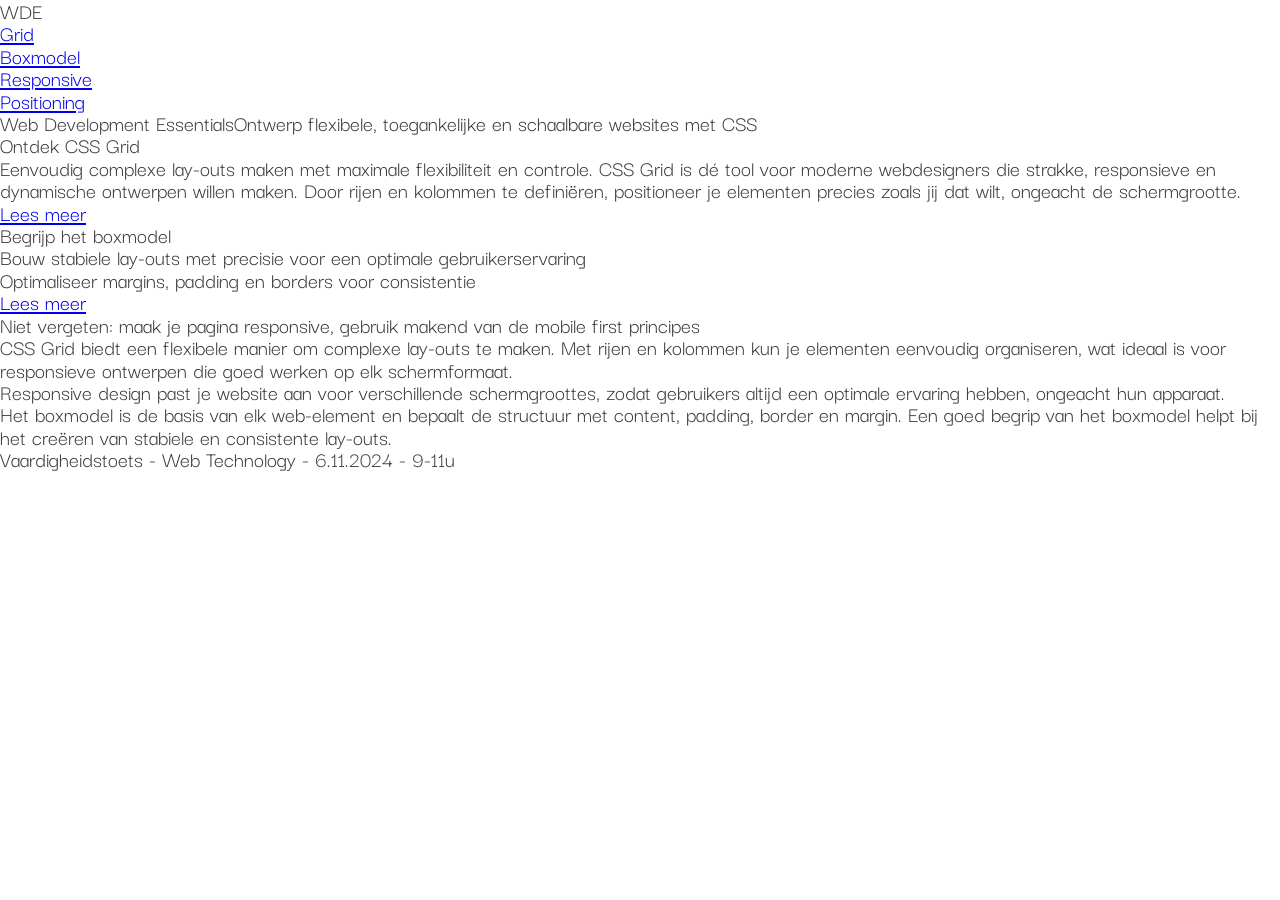
<file: 2425_WT_vaardigheidstoets_november_24/opdracht/index.html>
<!DOCTYPE html>
<html lang="en">
<head>
	<meta charset="UTF-8">
	<meta http-equiv="X-UA-Compatible" content="IE=edge">
	<meta name="viewport" content="width=device-width, initial-scale=1.0">
	<link rel="stylesheet" href="reset.css">
    <link rel="preconnect" href="https://fonts.googleapis.com">
    <link rel="preconnect" href="https://fonts.gstatic.com" crossorigin>
    <link href="https://fonts.googleapis.com/css2?family=Darker+Grotesque:wght@400;500;600&display=swap" rel="stylesheet">
	<link rel="stylesheet" href="stijl.css">
	<title>Template-bestand</title>
</head>
<body>
        <header>
            <h1>WDE</h1>
            <nav>
                <ul>
                    <li><a href="#">Grid</a></li>
                    <li><a href="#">Boxmodel</a></li>
                    <li><a href="#">Responsive</a></li>
                    <li><a href="#">Positioning</a></li>
                </ul>
            </nav>
        </header>
        <main>
            <h2>Web Development Essentials<span>Ontwerp flexibele, toegankelijke en schaalbare websites met CSS</span></h2>
            <section>
                <h3>Ontdek CSS Grid</h3>
                <p>Eenvoudig complexe lay-outs maken met maximale flexibiliteit en controle. CSS Grid is dé tool voor moderne webdesigners die strakke, responsieve en dynamische ontwerpen willen maken. Door rijen en kolommen te definiëren, positioneer je elementen precies zoals jij dat wilt, ongeacht de schermgrootte. <a href="#">Lees meer</a></p>
            </section>
            <ul>
                <li>Begrijp het boxmodel</li>
                <li>Bouw stabiele lay-outs met precisie voor een optimale gebruikerservaring</li>
                <li>Optimaliseer margins, padding en borders voor consistentie</li>
                <li><a href="#">Lees meer</a></li>
            </ul>
            <h4>Niet vergeten: maak je pagina responsive, gebruik makend van de mobile first principes</h4>
            <p>CSS Grid biedt een flexibele manier om complexe lay-outs te maken. Met rijen en kolommen kun je elementen eenvoudig organiseren, wat ideaal is voor responsieve ontwerpen die goed werken op elk schermformaat.</p>
            <p>Responsive design past je website aan voor verschillende schermgroottes, zodat gebruikers altijd een optimale ervaring hebben, ongeacht hun apparaat.</p>
            <p>Het boxmodel is de basis van elk web-element en bepaalt de structuur met content, padding, border en margin. Een goed begrip van het boxmodel helpt bij het creëren van stabiele en consistente lay-outs.</p>
        </main>
        <footer><p>Vaardigheidstoets - Web Technology - 6.11.2024 - 9-11u</p></footer>
</body>
</html>
</file>
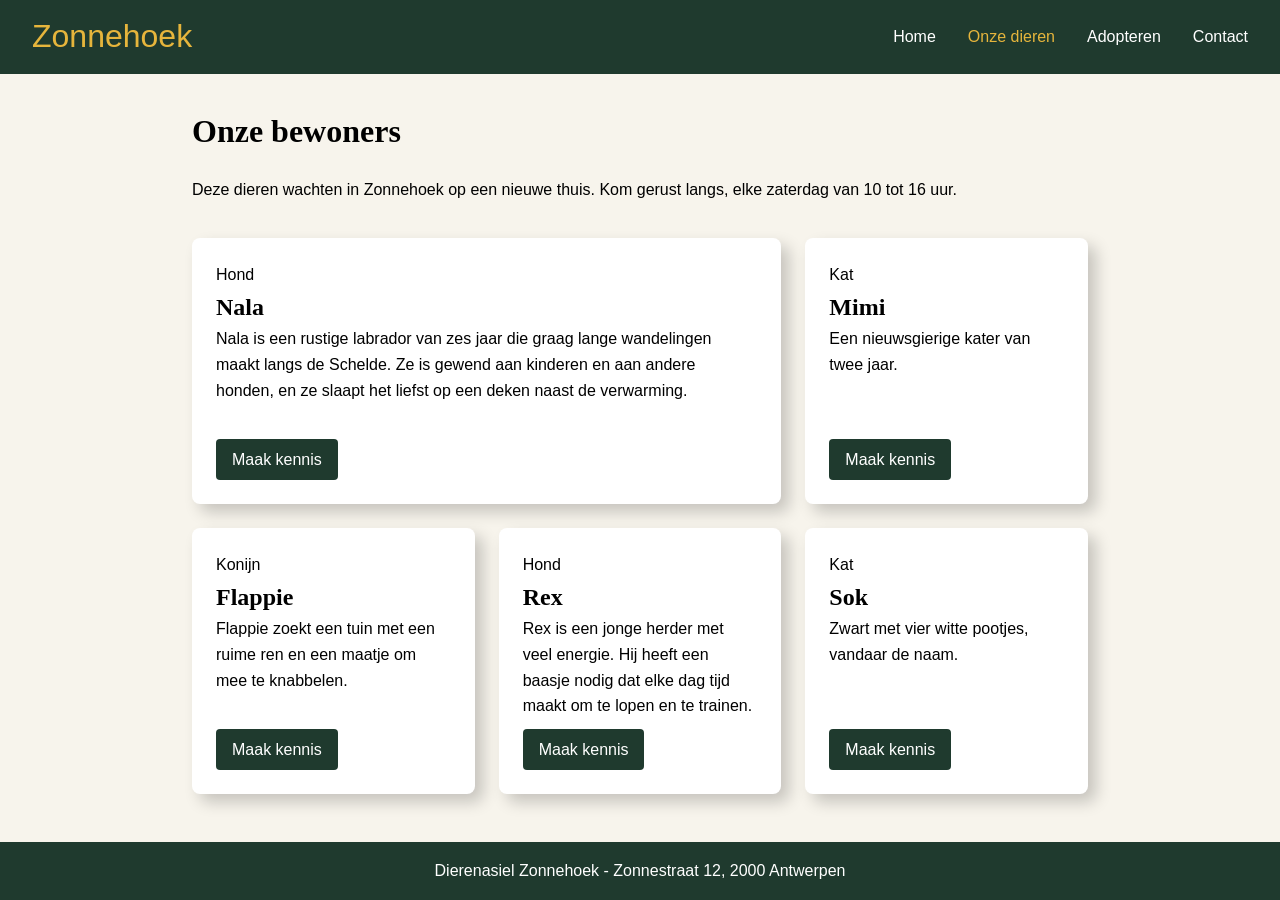
<file: labo-04/dierenasiel/index.html>
<!doctype html>
<html lang="nl">
<head>
  <meta charset="utf-8">
  <meta name="viewport" content="width=device-width, initial-scale=1">
  <title>Labo 4 - Dierenasiel Zonnehoek</title>
  <link rel="stylesheet" href="css/reset.css">
  <link rel="stylesheet" href="css/stijl.css">
</head>
<body>
  <!-- Do not change this file. Write your CSS in css/stijl.css.
       Not visible in the screenshot: on :hover and :focus the links in the
       navigation get an underline, and a button turns dark (#2b2b2b). -->
  <header>
    <a class="logo" href="index.html">Zonnehoek</a>
    <nav>
      <ul>
        <li><a href="index.html">Home</a></li>
        <li><a href="dieren.html" class="actief">Onze dieren</a></li>
        <li><a href="adopteren.html">Adopteren</a></li>
        <li><a href="contact.html">Contact</a></li>
      </ul>
    </nav>
  </header>
  <main>
    <h1>Onze bewoners</h1>
    <p class="intro">Deze dieren wachten in Zonnehoek op een nieuwe thuis. Kom gerust langs, elke zaterdag van 10 tot 16 uur.</p>
    <ul class="kaarten">
      <li class="kaart uitgelicht">
        <p class="soort">Hond</p>
        <h2>Nala</h2>
        <p class="beschrijving">Nala is een rustige labrador van zes jaar die graag lange wandelingen maakt langs de Schelde. Ze is gewend aan kinderen en aan andere honden, en ze slaapt het liefst op een deken naast de verwarming.</p>
        <a class="knop" href="#">Maak kennis</a>
      </li>
      <li class="kaart">
        <p class="soort">Kat</p>
        <h2>Mimi</h2>
        <p class="beschrijving">Een nieuwsgierige kater van twee jaar.</p>
        <a class="knop" href="#">Maak kennis</a>
      </li>
      <li class="kaart">
        <p class="soort">Konijn</p>
        <h2>Flappie</h2>
        <p class="beschrijving">Flappie zoekt een tuin met een ruime ren en een maatje om mee te knabbelen.</p>
        <a class="knop" href="#">Maak kennis</a>
      </li>
      <li class="kaart">
        <p class="soort">Hond</p>
        <h2>Rex</h2>
        <p class="beschrijving">Rex is een jonge herder met veel energie. Hij heeft een baasje nodig dat elke dag tijd maakt om te lopen en te trainen.</p>
        <a class="knop" href="#">Maak kennis</a>
      </li>
      <li class="kaart">
        <p class="soort">Kat</p>
        <h2>Sok</h2>
        <p class="beschrijving">Zwart met vier witte pootjes, vandaar de naam.</p>
        <a class="knop" href="#">Maak kennis</a>
      </li>
    </ul>
  </main>
  <footer>
    <p>Dierenasiel Zonnehoek - Zonnestraat 12, 2000 Antwerpen</p>
  </footer>
</body>
</html>
</file>
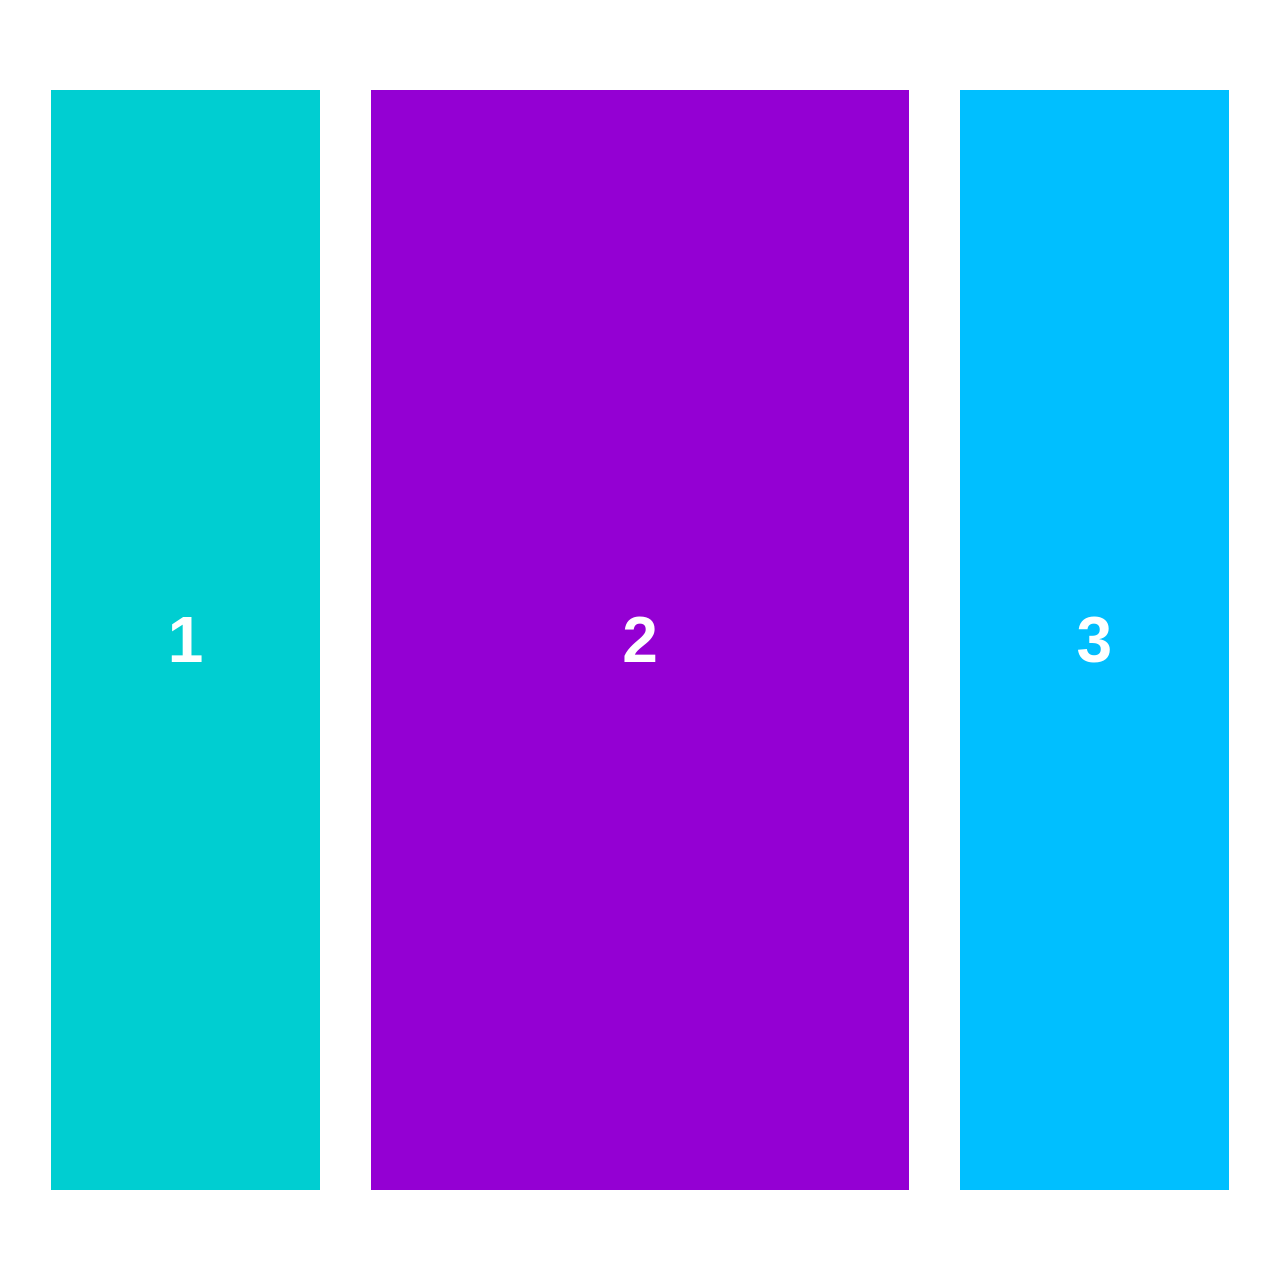
<file: labo-04/kolommen/index.html>
<!doctype html>
<html lang="nl">
<head>
  <meta charset="utf-8">
  <meta name="viewport" content="width=device-width, initial-scale=1">
  <title>Labo 4 - Drie kolommen</title>
  <link rel="stylesheet" href="css/reset.css">
  <link rel="stylesheet" href="css/stijl.css">
</head>
<body>
  <!-- Do not change this file. Write your CSS in css/stijl.css. -->
  <main>
    <div>1</div>
    <div>2</div>
    <div>3</div>
  </main>
</body>
</html>
</file>
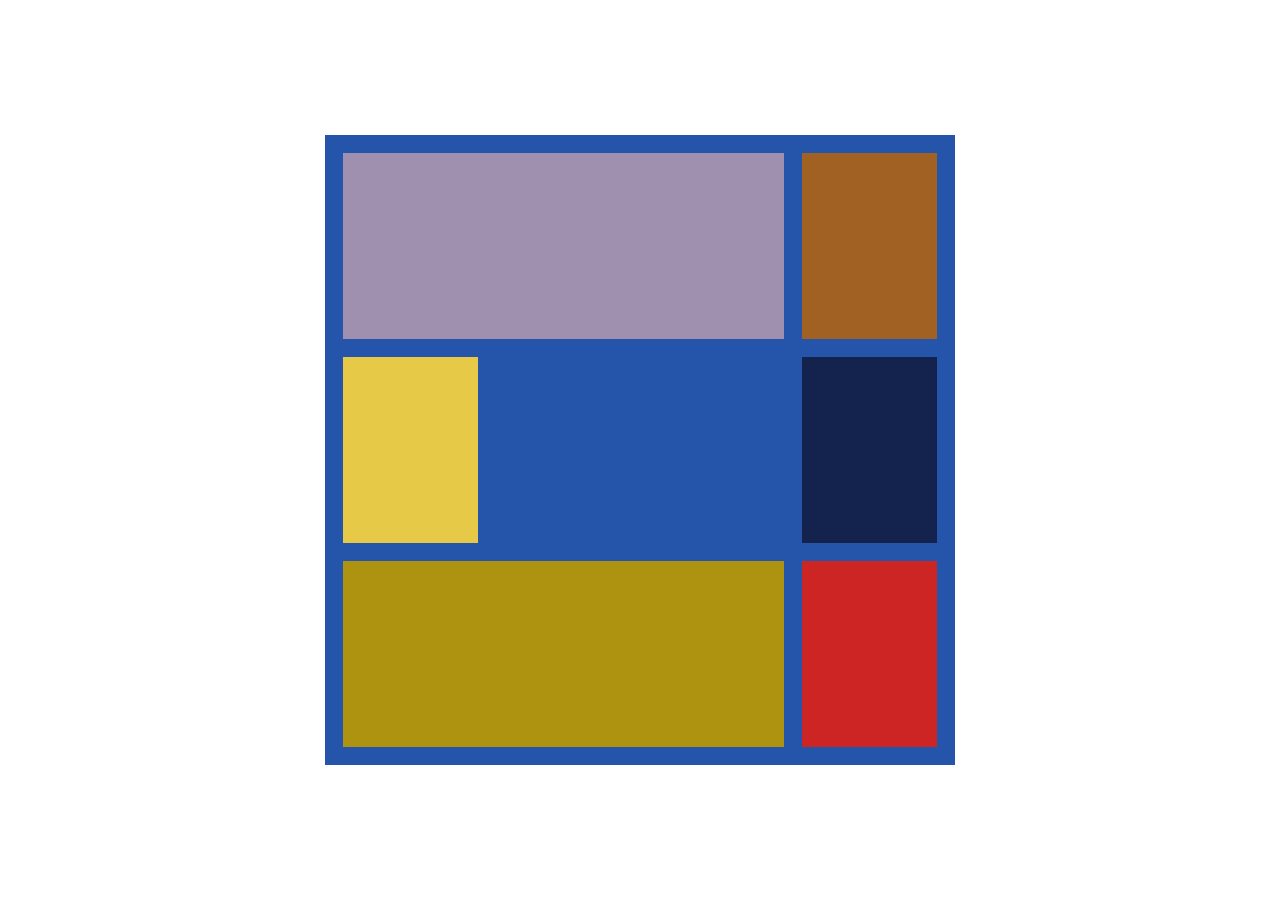
<file: labo-04/mondriaan/index.html>
<!doctype html>
<html lang="nl">
<head>
  <meta charset="utf-8">
  <meta name="viewport" content="width=device-width, initial-scale=1">
  <title>Labo 4 - Mondriaan</title>
  <link rel="stylesheet" href="css/reset.css">
  <link rel="stylesheet" href="css/stijl.css">
</head>
<body>
  <!-- Do not change this file. Write your CSS in css/stijl.css. -->
  <main class="schilderij">
    <div class="lila"></div>
    <div class="bruin"></div>
    <div class="geel"></div>
    <div class="marine"></div>
    <div class="olijf"></div>
    <div class="rood"></div>
  </main>
</body>
</html>
</file>
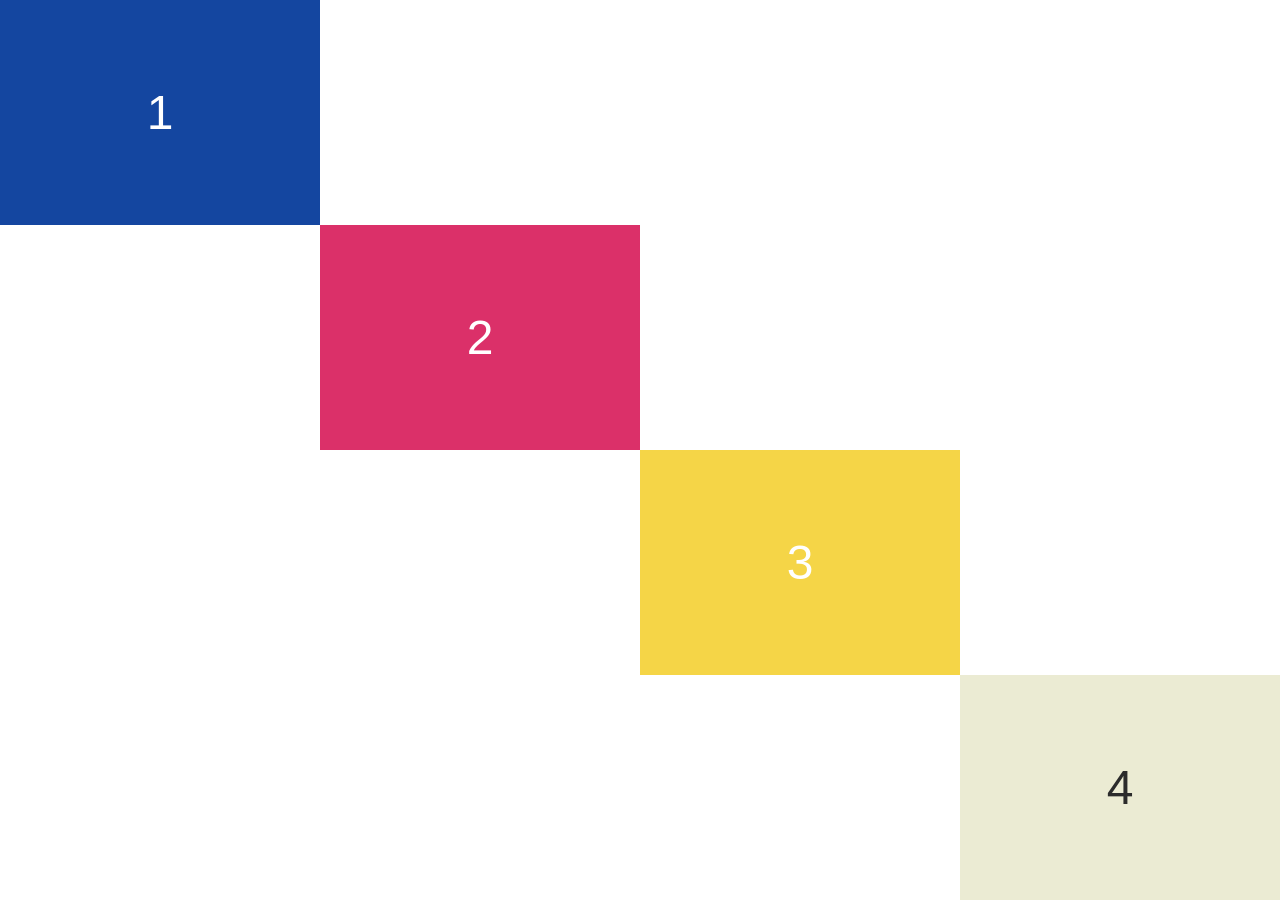
<file: labo-04/trap/index.html>
<!doctype html>
<html lang="nl">
<head>
  <meta charset="utf-8">
  <meta name="viewport" content="width=device-width, initial-scale=1">
  <title>Labo 4 - Trap</title>
  <link rel="stylesheet" href="css/reset.css">
  <link rel="stylesheet" href="css/stijl.css">
</head>
<body>
  <!-- Do not change this file. Write your CSS in css/stijl.css. -->
  <main class="trap">
    <div class="trede">1</div>
    <div class="trede">2</div>
    <div class="trede">3</div>
    <div class="trede">4</div>
  </main>
</body>
</html>
</file>
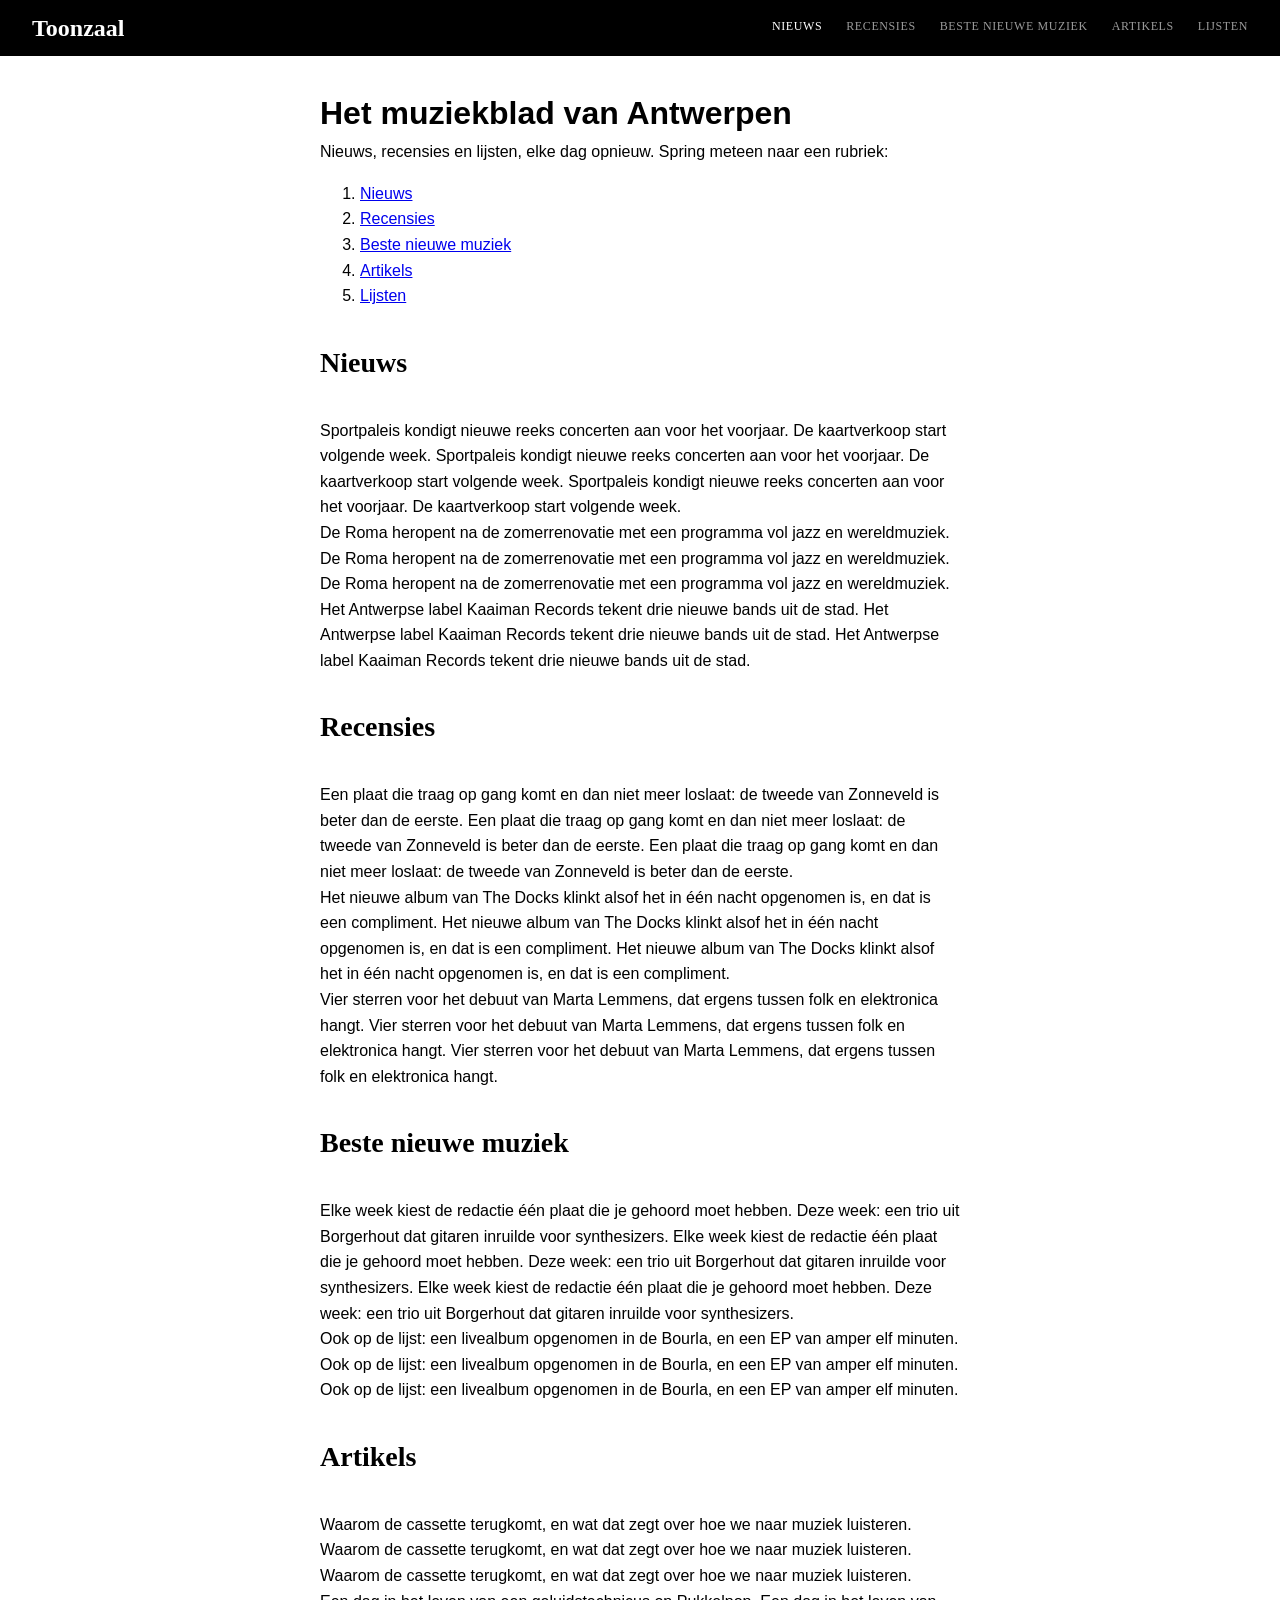
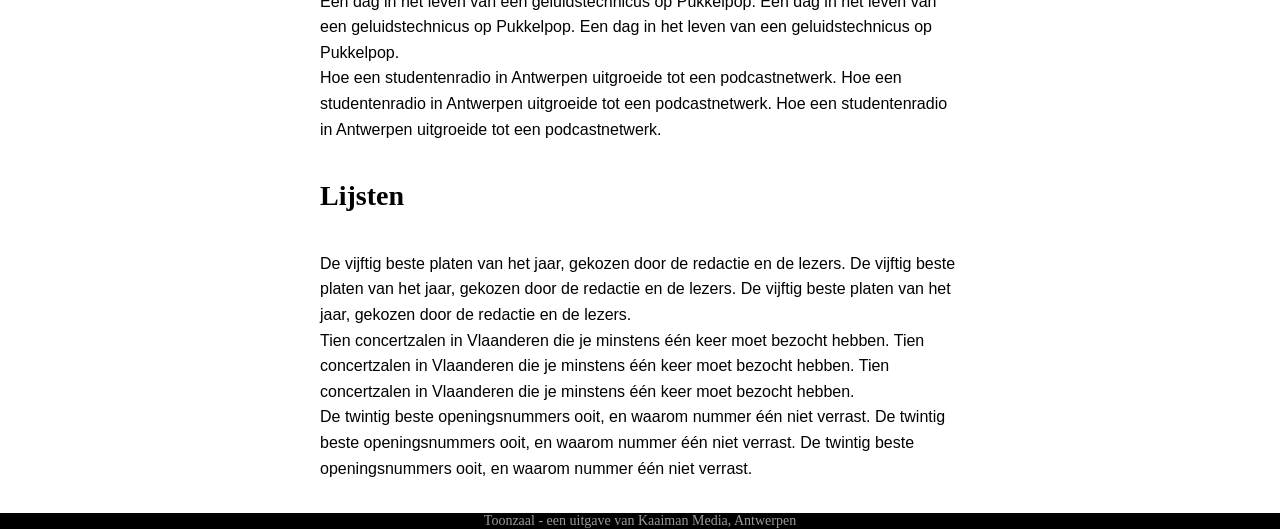
<file: labo-05/balk/index.html>
<!doctype html>
<html lang="nl">
<head>
  <meta charset="utf-8">
  <meta name="viewport" content="width=device-width, initial-scale=1">
  <title>Labo 5 - Toonzaal</title>
  <link rel="stylesheet" href="css/reset.css">
  <link rel="stylesheet" href="css/stijl.css">
</head>
<body>
  <!-- Do not change this file. Write your CSS in css/stijl.css.
       Not visible in the screenshot: on :hover and :focus a link in the bar turns white. -->
  <header>
    <a class="logo" href="index.html">Toonzaal</a>
    <nav>
      <ul>
        <li><a href="#nieuws" class="actief">Nieuws</a></li>
        <li><a href="#recensies">Recensies</a></li>
        <li><a href="#beste">Beste nieuwe muziek</a></li>
        <li><a href="#artikels">Artikels</a></li>
        <li><a href="#lijsten">Lijsten</a></li>
      </ul>
    </nav>
  </header>
  <main>
    <h1>Het muziekblad van Antwerpen</h1>
    <p class="intro">Nieuws, recensies en lijsten, elke dag opnieuw. Spring meteen naar een rubriek:</p>
    <ol class="inhoud">
        <li><a href="#nieuws">Nieuws</a></li>
        <li><a href="#recensies">Recensies</a></li>
        <li><a href="#beste">Beste nieuwe muziek</a></li>
        <li><a href="#artikels">Artikels</a></li>
        <li><a href="#lijsten">Lijsten</a></li>
    </ol>
    <section id="nieuws">
      <h2>Nieuws</h2>
      <p>Sportpaleis kondigt nieuwe reeks concerten aan voor het voorjaar. De kaartverkoop start volgende week. Sportpaleis kondigt nieuwe reeks concerten aan voor het voorjaar. De kaartverkoop start volgende week. Sportpaleis kondigt nieuwe reeks concerten aan voor het voorjaar. De kaartverkoop start volgende week.</p>
      <p>De Roma heropent na de zomerrenovatie met een programma vol jazz en wereldmuziek. De Roma heropent na de zomerrenovatie met een programma vol jazz en wereldmuziek. De Roma heropent na de zomerrenovatie met een programma vol jazz en wereldmuziek.</p>
      <p>Het Antwerpse label Kaaiman Records tekent drie nieuwe bands uit de stad. Het Antwerpse label Kaaiman Records tekent drie nieuwe bands uit de stad. Het Antwerpse label Kaaiman Records tekent drie nieuwe bands uit de stad.</p>
    </section>
    <section id="recensies">
      <h2>Recensies</h2>
      <p>Een plaat die traag op gang komt en dan niet meer loslaat: de tweede van Zonneveld is beter dan de eerste. Een plaat die traag op gang komt en dan niet meer loslaat: de tweede van Zonneveld is beter dan de eerste. Een plaat die traag op gang komt en dan niet meer loslaat: de tweede van Zonneveld is beter dan de eerste.</p>
      <p>Het nieuwe album van The Docks klinkt alsof het in één nacht opgenomen is, en dat is een compliment. Het nieuwe album van The Docks klinkt alsof het in één nacht opgenomen is, en dat is een compliment. Het nieuwe album van The Docks klinkt alsof het in één nacht opgenomen is, en dat is een compliment.</p>
      <p>Vier sterren voor het debuut van Marta Lemmens, dat ergens tussen folk en elektronica hangt. Vier sterren voor het debuut van Marta Lemmens, dat ergens tussen folk en elektronica hangt. Vier sterren voor het debuut van Marta Lemmens, dat ergens tussen folk en elektronica hangt.</p>
    </section>
    <section id="beste">
      <h2>Beste nieuwe muziek</h2>
      <p>Elke week kiest de redactie één plaat die je gehoord moet hebben. Deze week: een trio uit Borgerhout dat gitaren inruilde voor synthesizers. Elke week kiest de redactie één plaat die je gehoord moet hebben. Deze week: een trio uit Borgerhout dat gitaren inruilde voor synthesizers. Elke week kiest de redactie één plaat die je gehoord moet hebben. Deze week: een trio uit Borgerhout dat gitaren inruilde voor synthesizers.</p>
      <p>Ook op de lijst: een livealbum opgenomen in de Bourla, en een EP van amper elf minuten. Ook op de lijst: een livealbum opgenomen in de Bourla, en een EP van amper elf minuten. Ook op de lijst: een livealbum opgenomen in de Bourla, en een EP van amper elf minuten.</p>
    </section>
    <section id="artikels">
      <h2>Artikels</h2>
      <p>Waarom de cassette terugkomt, en wat dat zegt over hoe we naar muziek luisteren. Waarom de cassette terugkomt, en wat dat zegt over hoe we naar muziek luisteren. Waarom de cassette terugkomt, en wat dat zegt over hoe we naar muziek luisteren.</p>
      <p>Een dag in het leven van een geluidstechnicus op Pukkelpop. Een dag in het leven van een geluidstechnicus op Pukkelpop. Een dag in het leven van een geluidstechnicus op Pukkelpop.</p>
      <p>Hoe een studentenradio in Antwerpen uitgroeide tot een podcastnetwerk. Hoe een studentenradio in Antwerpen uitgroeide tot een podcastnetwerk. Hoe een studentenradio in Antwerpen uitgroeide tot een podcastnetwerk.</p>
    </section>
    <section id="lijsten">
      <h2>Lijsten</h2>
      <p>De vijftig beste platen van het jaar, gekozen door de redactie en de lezers. De vijftig beste platen van het jaar, gekozen door de redactie en de lezers. De vijftig beste platen van het jaar, gekozen door de redactie en de lezers.</p>
      <p>Tien concertzalen in Vlaanderen die je minstens één keer moet bezocht hebben. Tien concertzalen in Vlaanderen die je minstens één keer moet bezocht hebben. Tien concertzalen in Vlaanderen die je minstens één keer moet bezocht hebben.</p>
      <p>De twintig beste openingsnummers ooit, en waarom nummer één niet verrast. De twintig beste openingsnummers ooit, en waarom nummer één niet verrast. De twintig beste openingsnummers ooit, en waarom nummer één niet verrast.</p>
    </section>
  </main>
  <footer>
    <p>Toonzaal - een uitgave van Kaaiman Media, Antwerpen</p>
  </footer>
</body>
</html>
</file>
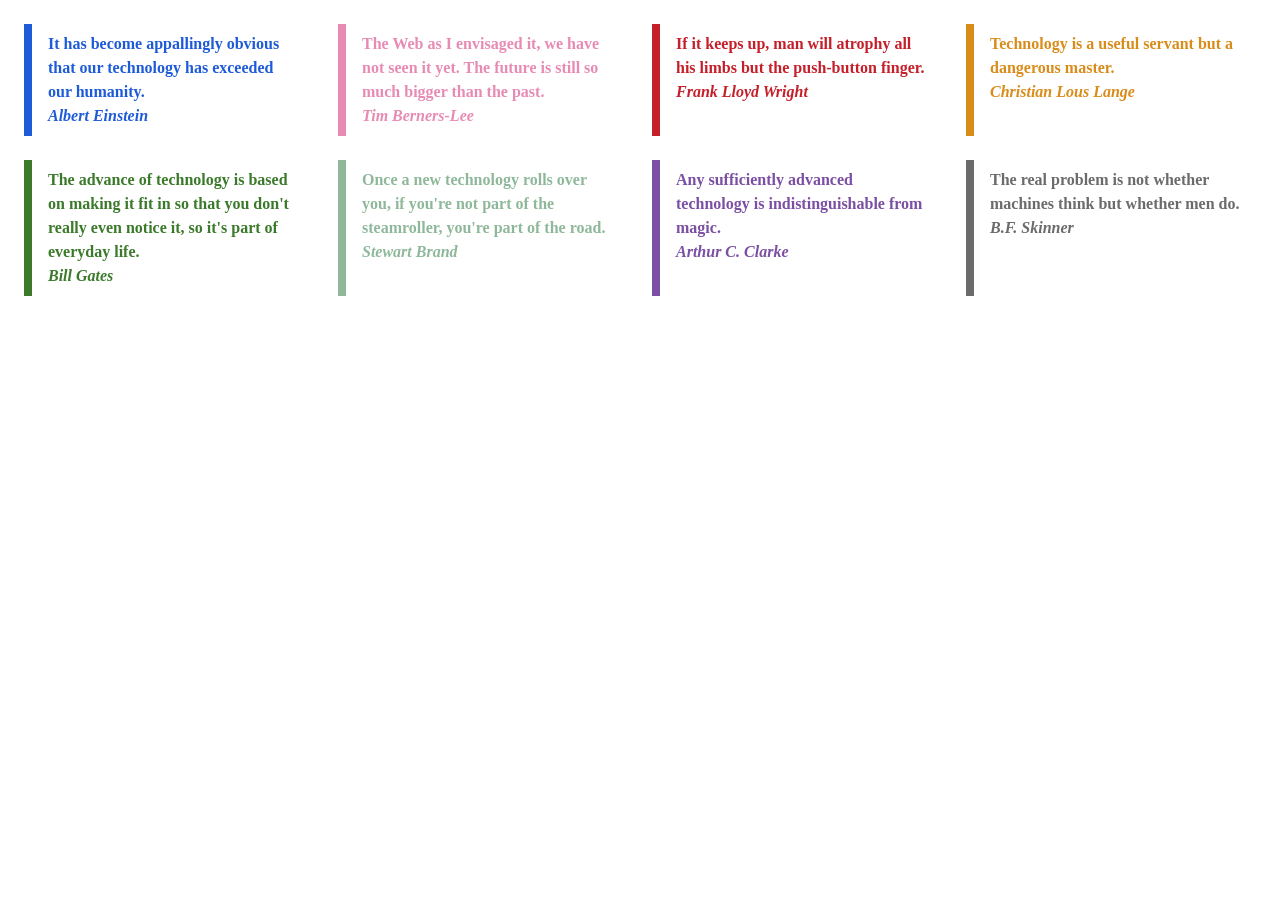
<file: labo-05/citaten/index.html>
<!doctype html>
<html lang="nl">
<head>
  <meta charset="utf-8">
  <meta name="viewport" content="width=device-width, initial-scale=1">
  <title>Labo 5 - Citaten</title>
  <link rel="stylesheet" href="css/reset.css">
  <link rel="stylesheet" href="css/stijl.css">
</head>
<body>
  <!-- Do not change this file. Write your CSS in css/stijl.css. -->
  <main class="citaten">
    <blockquote class="citaat blauw">
      <p>It has become appallingly obvious that our technology has exceeded our humanity.</p>
      <cite>Albert Einstein</cite>
    </blockquote>
    <blockquote class="citaat roze">
      <p>The Web as I envisaged it, we have not seen it yet. The future is still so much bigger than the past.</p>
      <cite>Tim Berners-Lee</cite>
    </blockquote>
    <blockquote class="citaat rood">
      <p>If it keeps up, man will atrophy all his limbs but the push-button finger.</p>
      <cite>Frank Lloyd Wright</cite>
    </blockquote>
    <blockquote class="citaat oranje">
      <p>Technology is a useful servant but a dangerous master.</p>
      <cite>Christian Lous Lange</cite>
    </blockquote>
    <blockquote class="citaat groen">
      <p>The advance of technology is based on making it fit in so that you don't really even notice it, so it's part of everyday life.</p>
      <cite>Bill Gates</cite>
    </blockquote>
    <blockquote class="citaat salie">
      <p>Once a new technology rolls over you, if you're not part of the steamroller, you're part of the road.</p>
      <cite>Stewart Brand</cite>
    </blockquote>
    <blockquote class="citaat paars">
      <p>Any sufficiently advanced technology is indistinguishable from magic.</p>
      <cite>Arthur C. Clarke</cite>
    </blockquote>
    <blockquote class="citaat grijs">
      <p>The real problem is not whether machines think but whether men do.</p>
      <cite>B.F. Skinner</cite>
    </blockquote>
  </main>
</body>
</html>
</file>
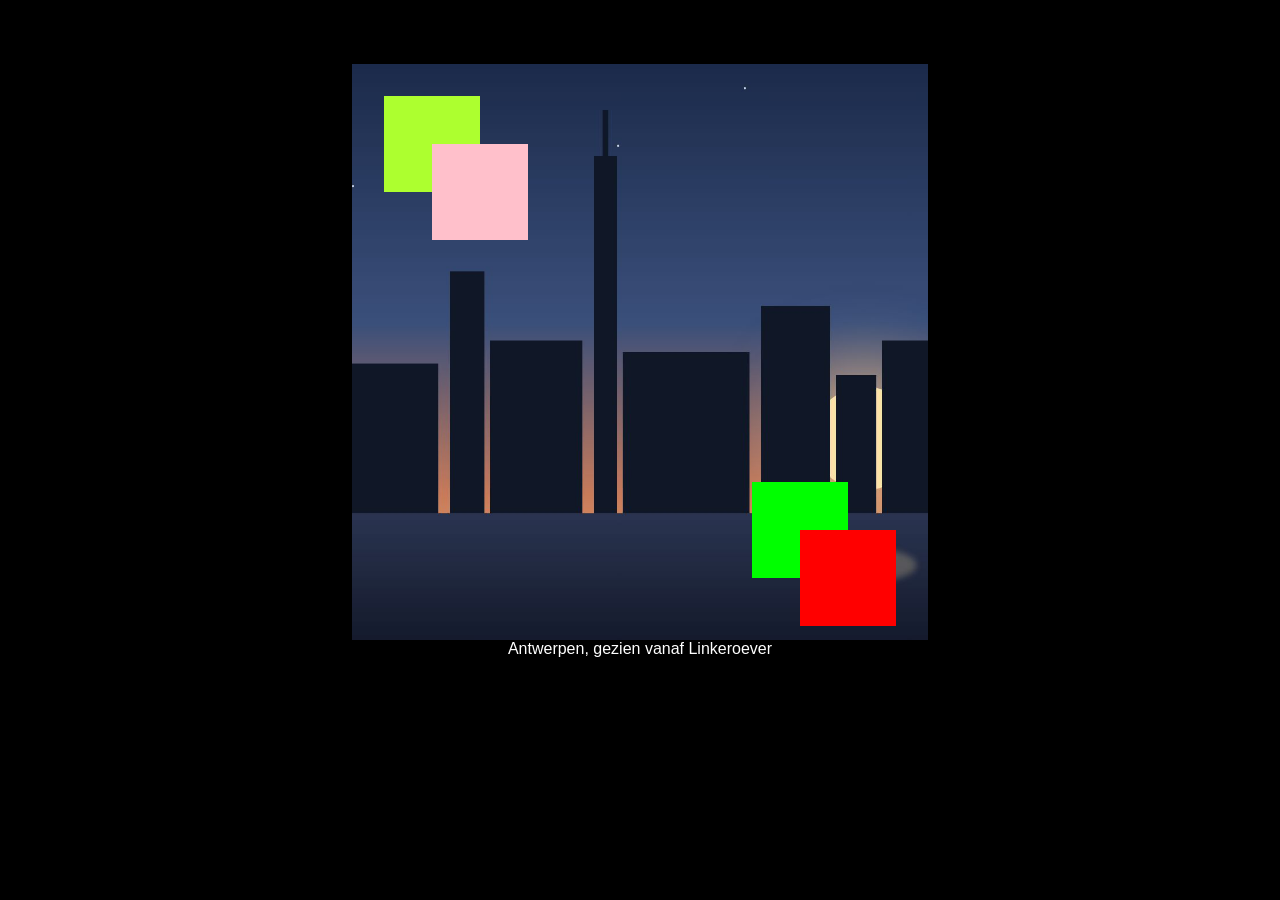
<file: labo-05/fotolijst/index.html>
<!doctype html>
<html lang="nl">
<head>
  <meta charset="utf-8">
  <meta name="viewport" content="width=device-width, initial-scale=1">
  <title>Labo 5 - Fotolijst</title>
  <link rel="stylesheet" href="css/reset.css">
  <link rel="stylesheet" href="css/stijl.css">
</head>
<body>
  <!-- Do not change this file. Write your CSS in css/stijl.css.
       The order of the four squares in this file is NOT the order in which they lie on top of each other. -->
  <figure class="lijst">
    <img src="skyline.jpg" alt="De skyline van Antwerpen bij valavond, met de Schelde op de voorgrond.">
    <div class="vlakje roze"></div>
    <div class="vlakje groen"></div>
    <div class="vlakje rood"></div>
    <div class="vlakje lime"></div>
    <figcaption>Antwerpen, gezien vanaf Linkeroever</figcaption>
  </figure>
</body>
</html>
</file>
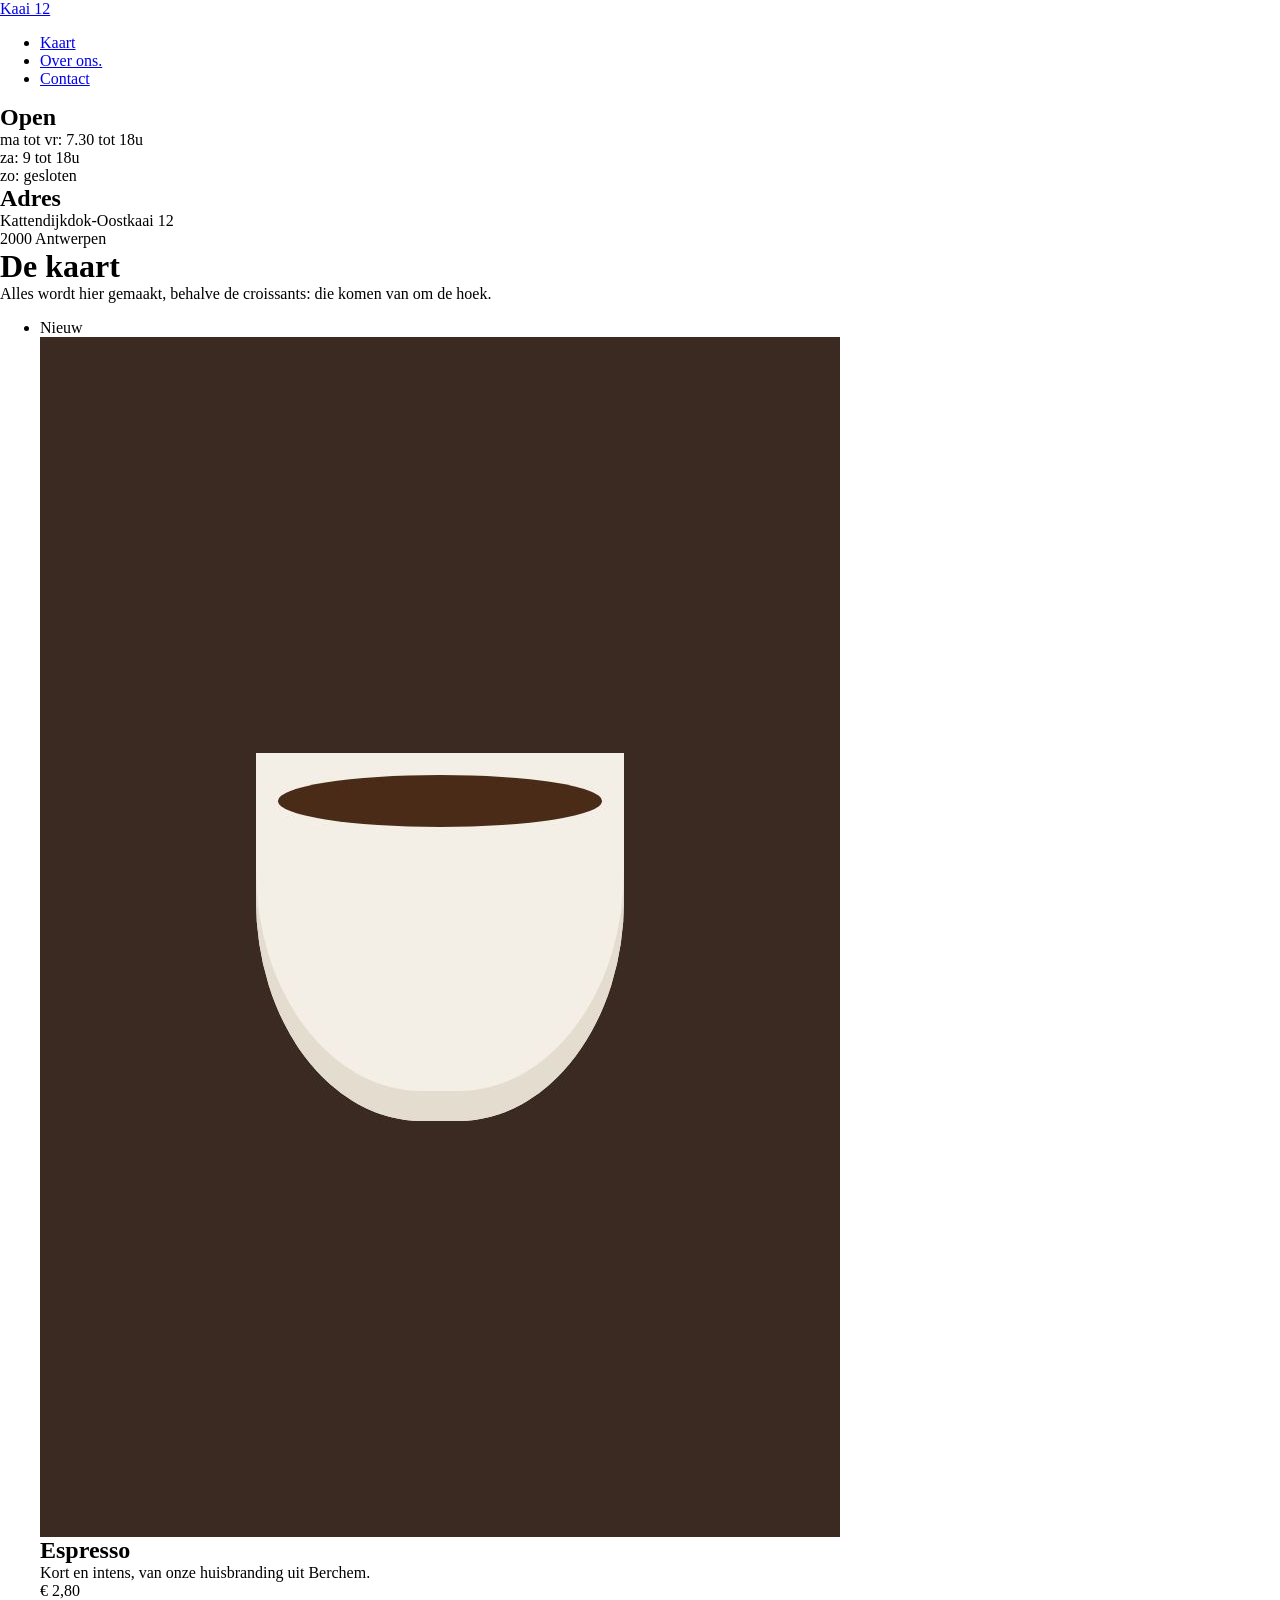
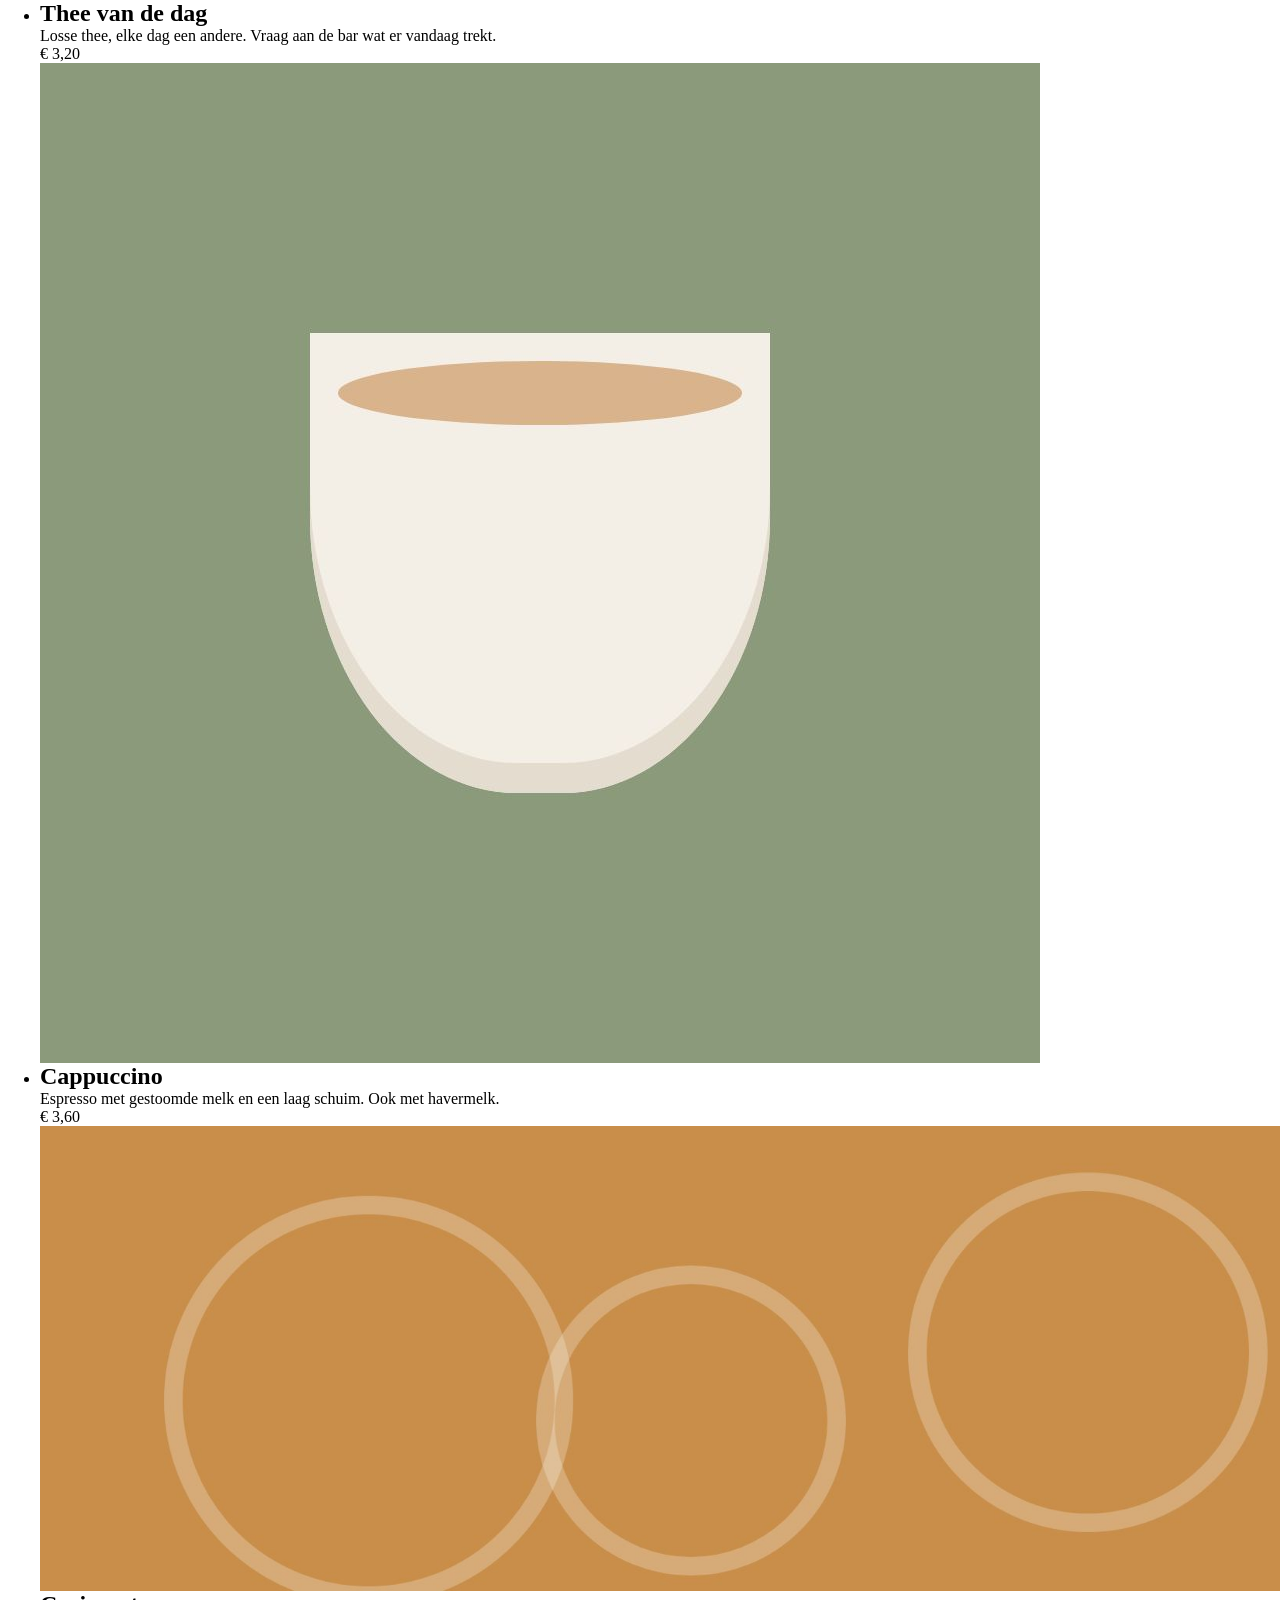
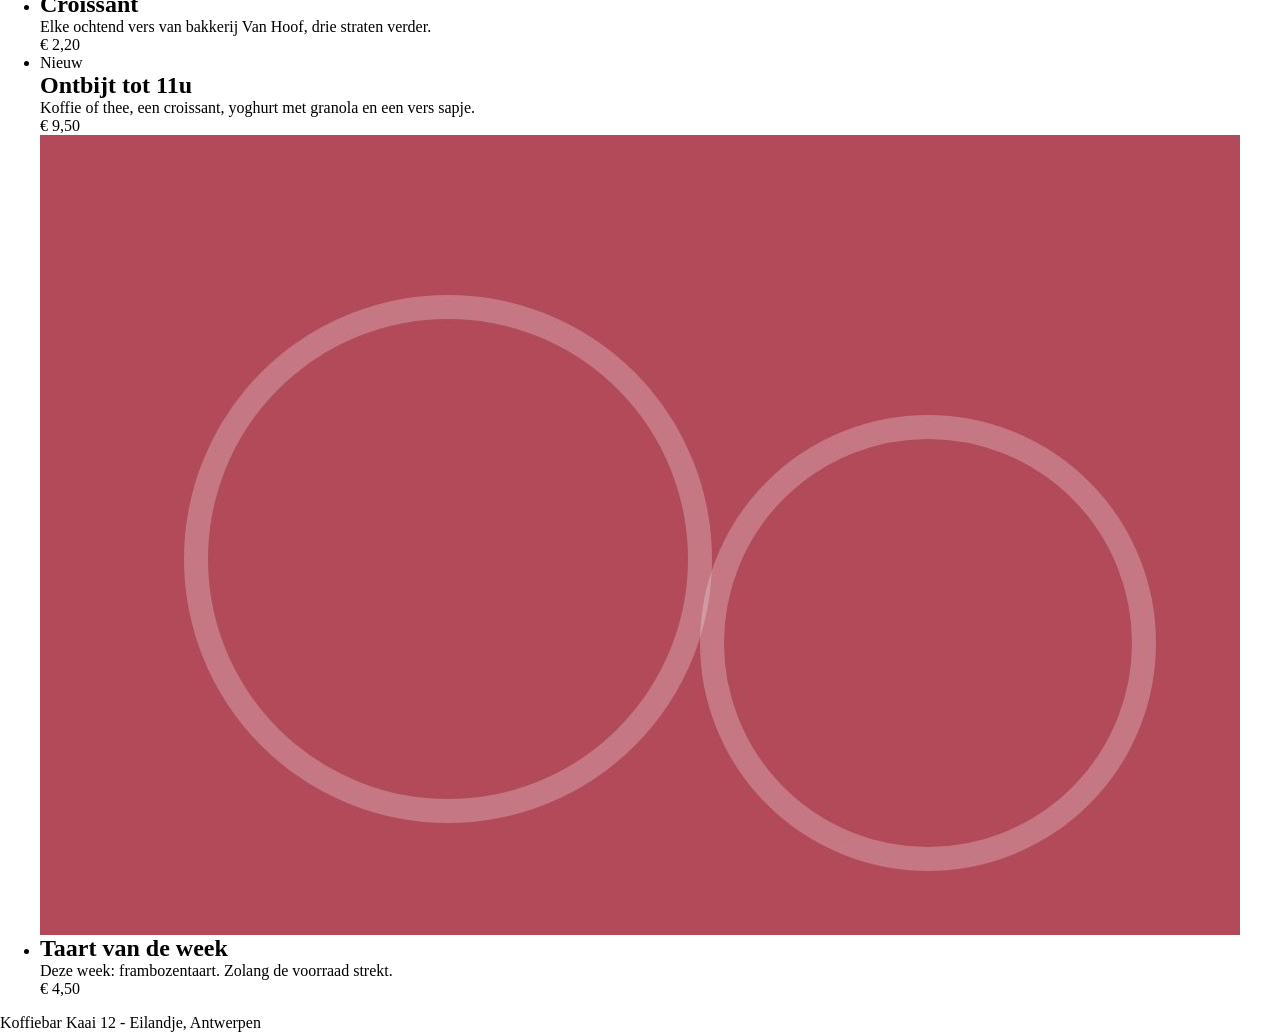
<file: labo-05/koffiebar/index.html>
<!doctype html>
<html lang="nl">
<head>
  <meta charset="utf-8">
  <meta name="viewport" content="width=device-width, initial-scale=1">
  <title>Labo 5 - Koffiebar Kaai 12</title>
  <link rel="stylesheet" href="css/reset.css">
  <link rel="stylesheet" href="css/stijl.css">
</head>
<body>
  <!-- Do not change this file. Write your CSS in css/stijl.css.
       Not visible in the screenshot: on :hover and :focus a link in the navigation gets an underline. -->
  <header>
    <a class="logo" href="index.html">Kaai 12</a>
    <nav>
      <ul>
        <li><a href="index.html" class="actief">Kaart</a></li>
        <li><a href="over.html">Over ons.</a></li>
        <li><a href="contact.html">Contact</a></li>
      </ul>
    </nav>
  </header>
  <aside>
    <h2>Open</h2>
    <p>ma tot vr: 7.30 tot 18u<br>za: 9 tot 18u<br>zo: gesloten</p>
    <h2>Adres</h2>
    <p>Kattendijkdok-Oostkaai 12<br>2000 Antwerpen</p>
  </aside>
  <main>
    <h1>De kaart</h1>
    <p class="intro">Alles wordt hier gemaakt, behalve de croissants: die komen van om de hoek.</p>
    <ul class="kaarten">
      <li class="kaart">
        <span class="badge">Nieuw</span>
        <img src="espresso.jpg" alt="Een espresso in een witte kop op een donkere tafel.">
        <div class="tekst">
          <h2>Espresso</h2>
          <p>Kort en intens, van onze huisbranding uit Berchem.</p>
          <p class="prijs">&euro; 2,80</p>
        </div>
      </li>
      <li class="kaart">
        <div class="tekst">
          <h2>Thee van de dag</h2>
          <p>Losse thee, elke dag een andere. Vraag aan de bar wat er vandaag trekt.</p>
          <p class="prijs">&euro; 3,20</p>
        </div>
      </li>
      <li class="kaart">
        <img src="cappuccino.jpg" alt="Een cappuccino met een dikke laag melkschuim.">
        <div class="tekst">
          <h2>Cappuccino</h2>
          <p>Espresso met gestoomde melk en een laag schuim. Ook met havermelk.</p>
          <p class="prijs">&euro; 3,60</p>
        </div>
      </li>
      <li class="kaart">
        <img src="croissant.jpg" alt="Drie croissants op een houten plank.">
        <div class="tekst">
          <h2>Croissant</h2>
          <p>Elke ochtend vers van bakkerij Van Hoof, drie straten verder.</p>
          <p class="prijs">&euro; 2,20</p>
        </div>
      </li>
      <li class="kaart">
        <span class="badge">Nieuw</span>
        <div class="tekst">
          <h2>Ontbijt tot 11u</h2>
          <p>Koffie of thee, een croissant, yoghurt met granola en een vers sapje.</p>
          <p class="prijs">&euro; 9,50</p>
        </div>
      </li>
      <li class="kaart">
        <img src="taart.jpg" alt="Een stuk frambozentaart op een rood bord.">
        <div class="tekst">
          <h2>Taart van de week</h2>
          <p>Deze week: frambozentaart. Zolang de voorraad strekt.</p>
          <p class="prijs">&euro; 4,50</p>
        </div>
      </li>
    </ul>
  </main>
  <footer>
    <p>Koffiebar Kaai 12 - Eilandje, Antwerpen</p>
  </footer>
</body>
</html>
</file>
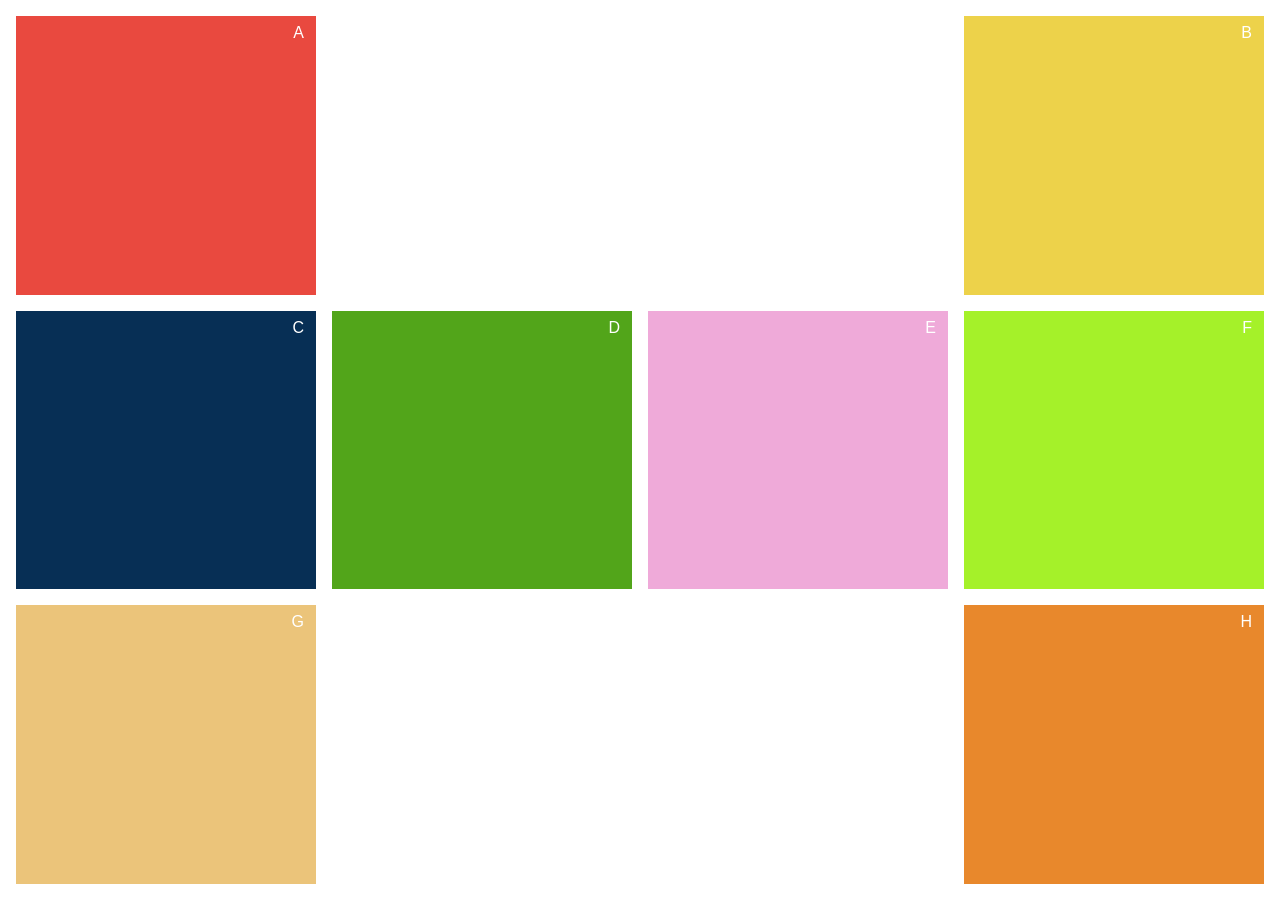
<file: labo-05/raster/index.html>
<!doctype html>
<html lang="nl">
<head>
  <meta charset="utf-8">
  <meta name="viewport" content="width=device-width, initial-scale=1">
  <title>Labo 5 - Letterraster</title>
  <link rel="stylesheet" href="css/reset.css">
  <link rel="stylesheet" href="css/stijl.css">
</head>
<body>
  <!-- Do not change this file. Write your CSS in css/stijl.css. -->
  <main class="raster">
    <div class="vlak a">A</div>
    <div class="vlak b">B</div>
    <div class="vlak c">C</div>
    <div class="vlak d">D</div>
    <div class="vlak e">E</div>
    <div class="vlak f">F</div>
    <div class="vlak g">G</div>
    <div class="vlak h">H</div>
  </main>
</body>
</html>
</file>
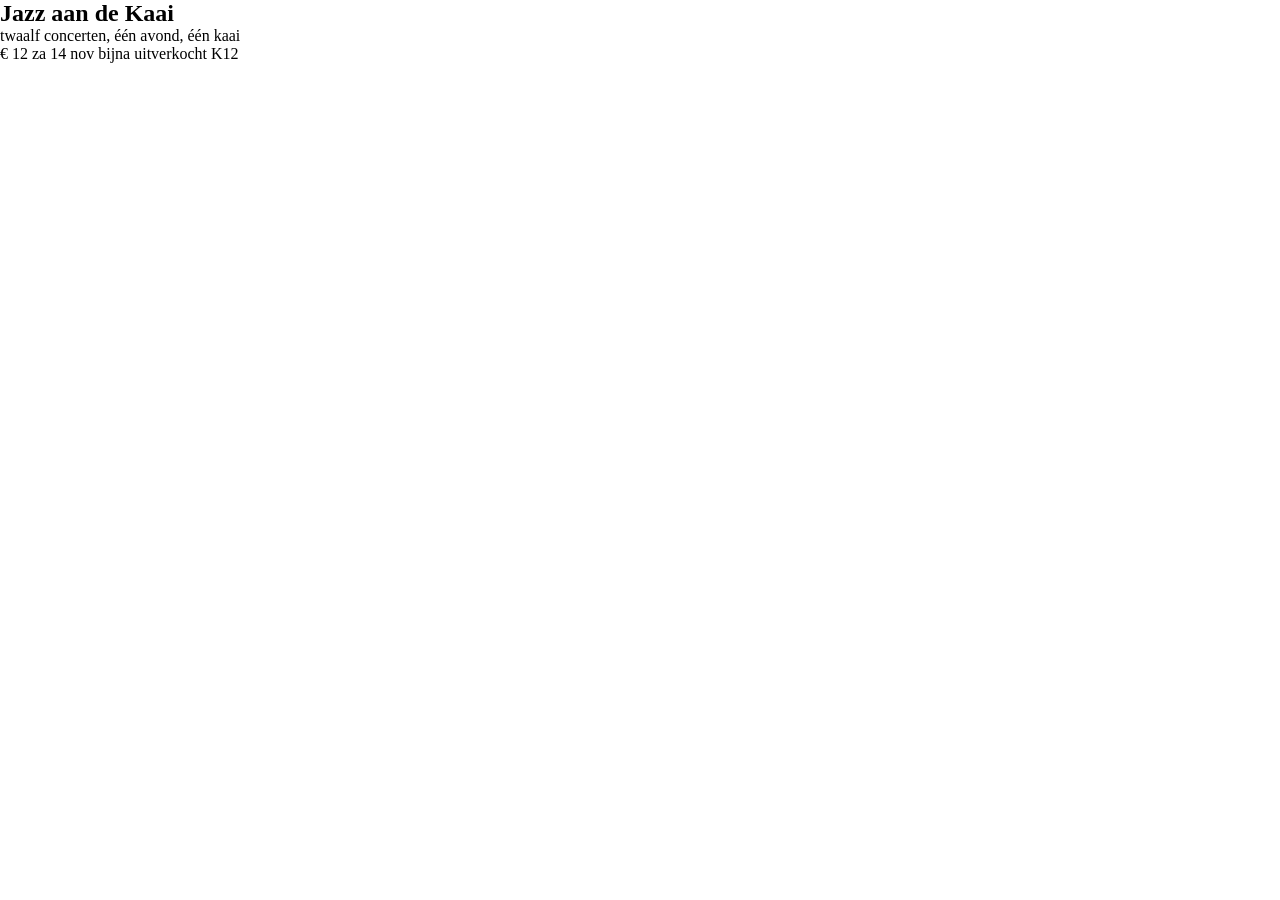
<file: labo-06/affiche/index.html>
<!doctype html>
<html lang="nl">
<head>
  <meta charset="utf-8">
  <meta name="viewport" content="width=device-width, initial-scale=1">
  <title>Labo 6 - Affiche</title>
  <link rel="stylesheet" href="css/reset.css">
  <link rel="stylesheet" href="css/stijl.css">
</head>
<body>
  <!-- Do not change this file. Write your CSS in css/stijl.css.
       The order of the four stickers in this file is NOT the order in which they lie on top of each other. -->
  <article class="affiche">
    <h1>Jazz aan de Kaai</h1>
    <p class="ondertitel">twaalf concerten, één avond, één kaai</p>
    <span class="sticker prijs">&euro; 12</span>
    <span class="sticker datum">za 14 nov</span>
    <span class="sticker uitverkocht">bijna uitverkocht</span>
    <span class="sticker logo">K12</span>
  </article>
</body>
</html>
</file>
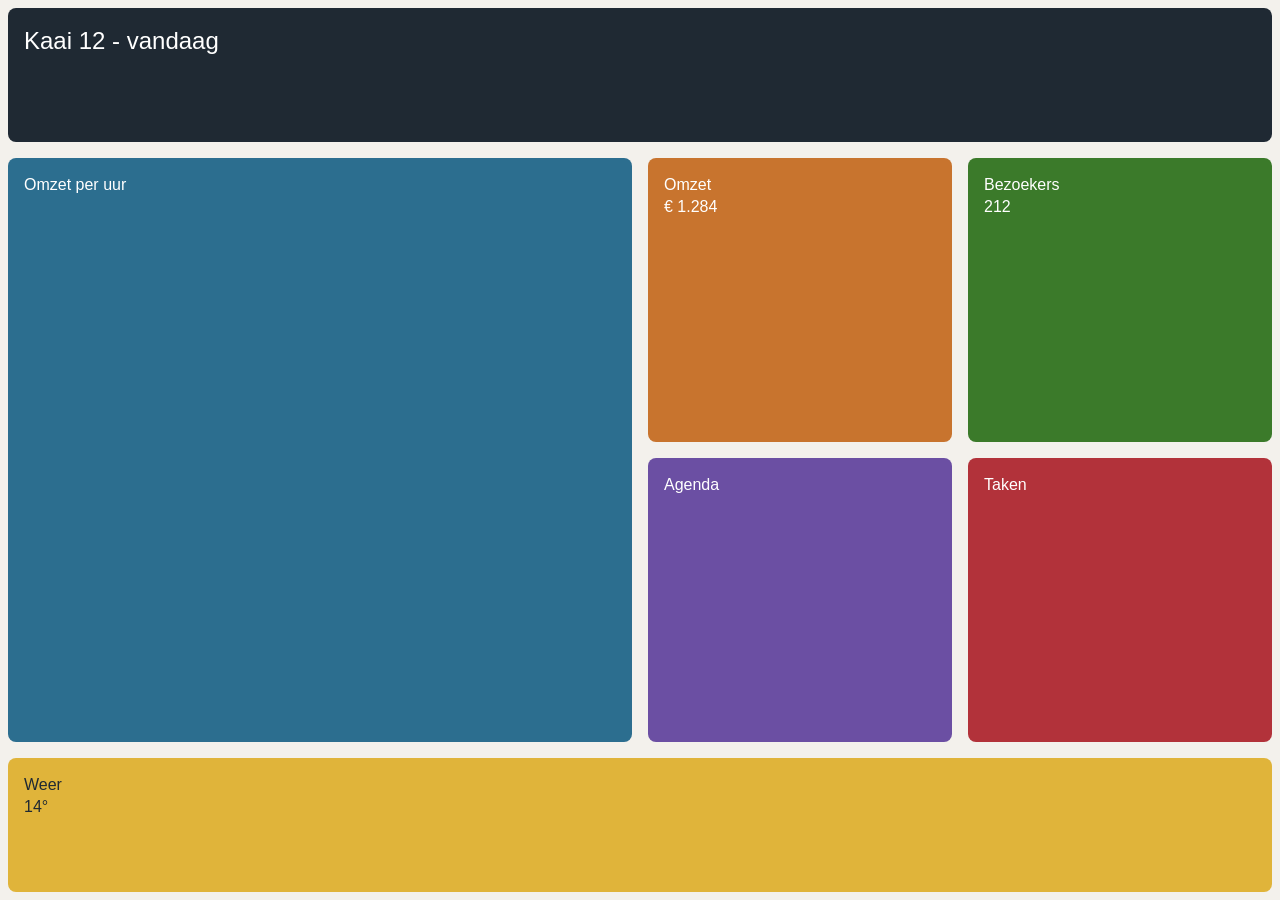
<file: labo-06/dashboard/index.html>
<!doctype html>
<html lang="nl">
<head>
  <meta charset="utf-8">
  <meta name="viewport" content="width=device-width, initial-scale=1">
  <title>Labo 6 - Dashboard</title>
  <link rel="stylesheet" href="css/reset.css">
  <link rel="stylesheet" href="css/stijl.css">
</head>
<body>
  <!-- Do not change this file. Write your CSS in css/stijl.css. -->
  <main class="dashboard">
    <section class="tegel titel">Kaai 12 - vandaag</section>
    <section class="tegel grafiek">Omzet per uur</section>
    <section class="tegel omzet">Omzet<br>&euro; 1.284</section>
    <section class="tegel bezoekers">Bezoekers<br>212</section>
    <section class="tegel agenda">Agenda</section>
    <section class="tegel taken">Taken</section>
    <section class="tegel weer">Weer<br>14&deg;</section>
  </main>
</body>
</html>
</file>
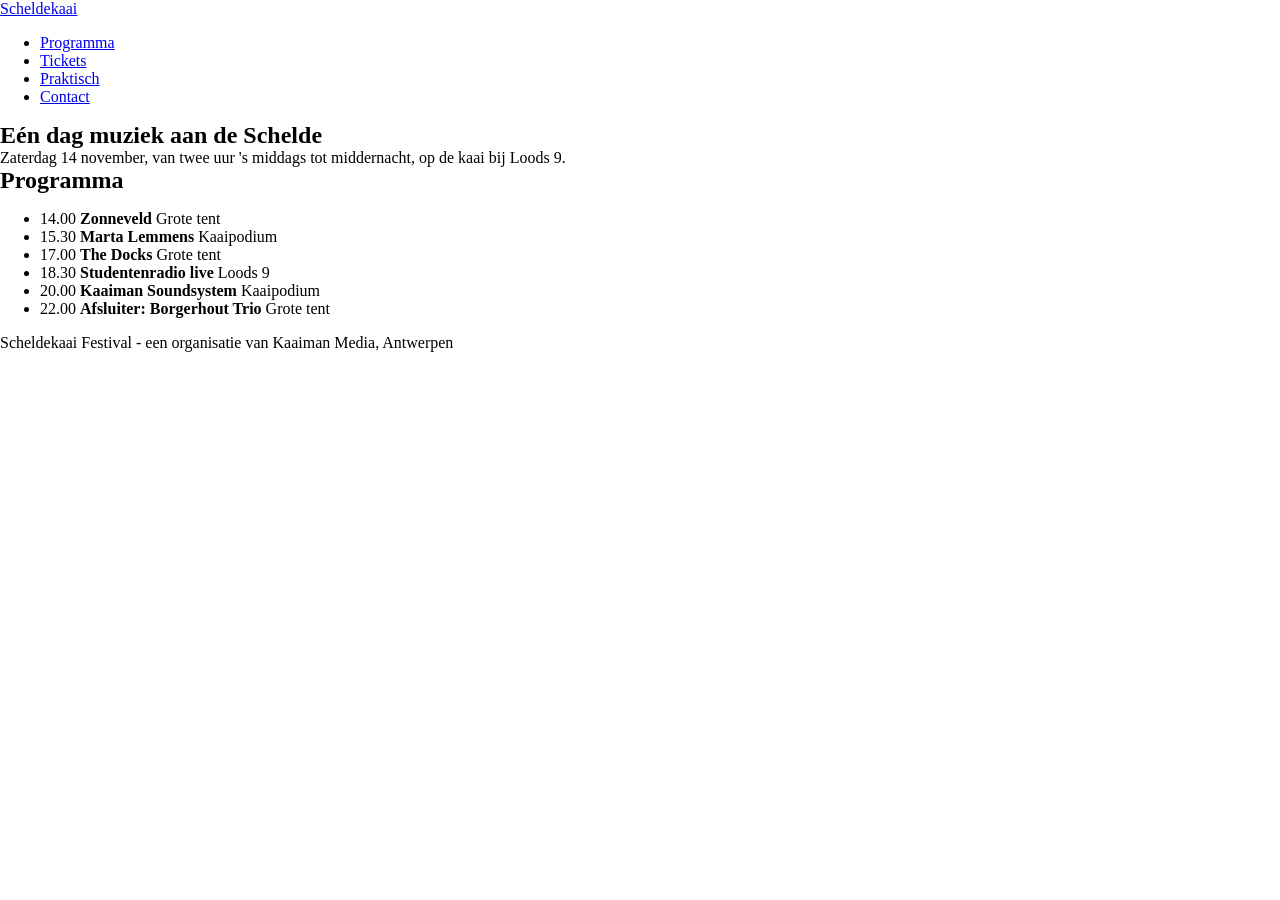
<file: labo-06/festival/index.html>
<!doctype html>
<html lang="nl">
<head>
  <meta charset="utf-8">
  <meta name="viewport" content="width=device-width, initial-scale=1">
  <title>Labo 6 - Scheldekaai Festival</title>
  <link rel="stylesheet" href="css/reset.css">
  <link rel="stylesheet" href="css/stijl.css">
</head>
<body>
  <!-- Do not change this file. Write your CSS in css/stijl.css.
       Not visible in the screenshot: on :hover and :focus a navigation link gets a white background and dark text. -->
  <header>
    <a class="logo" href="index.html">Scheldekaai</a>
    <nav>
      <ul>
        <li><a href="#programma" class="actief">Programma</a></li>
        <li><a href="tickets.html">Tickets</a></li>
        <li><a href="praktisch.html">Praktisch</a></li>
        <li><a href="contact.html">Contact</a></li>
      </ul>
    </nav>
  </header>
  <main>
    <section class="held">
      <h1>Eén dag muziek aan de Schelde</h1>
      <p>Zaterdag 14 november, van twee uur 's middags tot middernacht, op de kaai bij Loods 9.</p>
    </section>
    <section id="programma">
      <h2>Programma</h2>
      <ul class="programma">
      <li><time>14.00</time> <strong>Zonneveld</strong> <span>Grote tent</span></li>
      <li><time>15.30</time> <strong>Marta Lemmens</strong> <span>Kaaipodium</span></li>
      <li><time>17.00</time> <strong>The Docks</strong> <span>Grote tent</span></li>
      <li><time>18.30</time> <strong>Studentenradio live</strong> <span>Loods 9</span></li>
      <li><time>20.00</time> <strong>Kaaiman Soundsystem</strong> <span>Kaaipodium</span></li>
      <li><time>22.00</time> <strong>Afsluiter: Borgerhout Trio</strong> <span>Grote tent</span></li>
      </ul>
    </section>
  </main>
  <footer>
    <p>Scheldekaai Festival - een organisatie van Kaaiman Media, Antwerpen</p>
  </footer>
</body>
</html>
</file>
<file: 2425_WT_vaardigheidstoets_november_24/opdracht/stijl.css>
/* drie basisstijlregels om je te helpen */
:root {font-size: 100%;  /* zet je dit op 62.5%, dan is elke rem 10px waard, anders 16px */ }
html {box-sizing: border-box;}
*, *:before, *:after {box-sizing: inherit;}

/* Gebruikte kleuren
#3A3A3A (zwart voor tekst en achtergrond h2 en footer)
#F8D755 (achtergrond header en elementen binnen de main ul)
white (wit dus)
#5CA08D (achtergrond section)
#F4A15E (achtergrond main ul)
#D96A6D (achtergrond h4)
#6A8D92 (achtergrond eerste p in de main)
#8FA867 (achtergrond tweede p in de main)
patroon.jpg (achtergrond derde p in de main)
*/

/* TIP! Voor de grid van de main > ul: denk aan gebruik van "color: transparent" en "overflow: hidden" */


body {
    font-family: 'Darker Grotesque', sans-serif;
    font-weight: 400;
    font-size: 1.4rem;
    color: #3A3A3A;}
</file>
<file: labo-04/dierenasiel/css/stijl.css>
/* stijl.css - labo 4, dierenasiel (reset.css is linked before this file) */

/* === tokens === */
:root {

}

/* === your rules === */
body{
    display: grid;
    grid-template-rows: auto 1fr auto;
    font-family: Verdana, Geneva, Tahoma, sans-serif;
    min-height: 100vh;
    background-color: #f7f4ec;
    line-height: 1.6;
}

main{

    display: grid;
    max-width: 60rem;
    margin: 0 auto;
    padding: 2rem;
}


a{
    text-decoration: none;
    color: #6b6b6b
}

li{
    list-style: none;
}

.logo{
    color: #e6b53c;
    font-size: 2rem
}

header{
    background-color: #1f3a2e;
    display: flex;
    justify-content: space-between;
    align-items: center;
    padding: 0.5rem 2rem;
}

footer{
    background: #1f3a2e;
    color: white;
    text-align: center;
    padding: 1rem;
}


nav ul{
    display: flex;
    gap: 2rem;
}

nav ul li a:hover, nav ul li a:focus{
    text-decoration: underline;
}

nav ul li a{
    color: white;
}

.actief {
    color: #e6b53c;
}


.kaarten {
    display: grid;
    grid-template-columns: repeat(3, 1fr);
    grid-template-rows: repeat(2, 1fr);
    gap: 1.5rem;
    padding: 0rem;
}

.kaart {
    background-color: white;
    border-radius: 0.5rem;
    box-shadow: 0.5rem 0.5rem 1rem rgba(0,0,0,0.2);
    padding: 1.5rem;
    display: flex;
    align-items: flex-start;
    flex-direction: column;
}

.uitgelicht{
    grid-column: 1/3;
}

.knop{
    background-color: #1f3a2e;
    text-align: center;
    border-radius: 0.25rem;
    padding: 0.5rem 1rem;
    color:white;
}

.knop:hover, .knop:focus{
    background-color: #2b2b2b;
}

.beschrijving{
    flex: 1;
}

h1, h2, h3 {
    font-family: Georgia, 'Times New Roman', Times, serif;
}
</file>
<file: labo-04/kolommen/css/stijl.css>
/* stijl.css - labo 4, kolommen (reset.css is linked before this file) */

/* === tokens === */
:root {

}

/* === your rules === */
/*main{
    display: flex;
    height: 100vh;
    padding: 10vh 4vw;
    gap:4vw;

}

div{
    display: flex;
    justify-content: center;
    align-items: center;
    color: white;
    font-size: 2rem;
    font-family: Arial, Helvetica, sans-serif;
}

div:nth-child(1){
    background-color: darkturquoise;
    flex: 1;
}

div:nth-child(2){
    background-color: darkviolet;
    flex: 2;
}

div:nth-child(3){
    background-color: deepskyblue;
    flex: 1;
}
    */

main {
    display: flex;
    color: white;
    font-weight: bold;
    font-size: 4rem;
    font-family: Arial, Helvetica, sans-serif;
    gap: 4vw;
    height: 100vw;
    padding: 10vh 4vw;

}

div{
    justify-content: center;
    align-items: center;
    display: flex;
}

main :nth-child(1){
    background-color: darkturquoise;
    flex: 1;
}

main :nth-child(2){
    background-color: darkviolet;
    flex: 2;
}

main :nth-child(3){
    background-color: deepskyblue;
    flex: 1;
}
</file>
<file: labo-04/mondriaan/css/stijl.css>
/* stijl.css - labo 4, mondriaan (reset.css is linked before this file) */

/* === tokens === */
:root {

}

/* === your rules === */
.schilderij{
    display: grid;
    background-color: #2554ab;
    width: 70vh;
    height: 70vh;
    margin: auto;
    margin-top: 15vh;
    padding: 2vh;
    gap: 2vh;
    grid-template-columns: 1fr 1fr 1fr 1fr;
    grid-template-rows: 1fr 1fr 1fr;
}

.lila{
    background-color: #a090af;
    grid-column: 1/4;
}

.bruin{
    background-color: #a16122;
}

.geel{
    background-color: #e7c948;
}

.marine{
    background-color: #13234e;
    grid-column: 4/5;
}

.olijf{
    background-color: #ae9310 ;
    grid-column: 1/4;
}

.rood{
    background-color: #cd2424;
    
}
</file>
<file: labo-04/trap/css/stijl.css>
/* stijl.css - labo 4, trap (reset.css is linked before this file) */

/* === tokens === */
:root {

}

/* === your rules === */
.trap{
    display: grid;
    width: 100vw;
    height: 100vh;
    grid-template-columns: repeat(4, 1fr);
    grid-template-rows: repeat(4, 1fr);
    color: white;
    font-size: 3rem;
    font-family: Arial, Helvetica, sans-serif;
}

main :nth-child(1){
    background-color: #1446a0;
    display: flex;
    align-items: center;
    justify-content: center;
}

main :nth-child(2){
    background-color: #db3069;
    grid-row: 2/3;
    grid-column: 2/3;
    display: flex;
    align-items: center;
    justify-content: center;
}

main :nth-child(3){
    background-color: #f5d547;
    grid-row: 3/4;
    grid-column: 3/4;
    display: flex;
    align-items: center;
    justify-content: center;
}

main :nth-child(4){
    background-color: #ebebd3;
    color: #2b2b2b;
    grid-row: 4/5;
    grid-column: 4/5;
    display: flex;
    align-items: center;
    justify-content: center;
}
</file>
<file: labo-05/balk/css/stijl.css>
/* stijl.css - labo 5, balk (reset.css is linked before this file) */

/* === tokens === */
:root {

}

/* === your rules === */
html {
    scroll-padding-top: 3.5rem;
}

header{
    background-color: black;
    display: flex;
    height: 3.5rem;
    position: sticky;
    top: 0;
    padding: 0 2rem;
}

header li a{
    text-decoration: none;
    color: #9a9a9a;
    font-size: 0.75rem;
    letter-spacing: 0.05em;
    text-transform: uppercase;
}

.actief {
    color: white;
}

.logo{
    flex: 1;
    align-self: center;
    color: white;
    text-decoration: none;
    font-weight: bold;
    font-size: 1.5rem;
    font-family: Georgia, 'Times New Roman', Times, serif;
}

ul{
    display: flex;
    gap: 1.5rem;
    align-self: center;
}

main{
    max-width: 44rem;
    padding: 2rem;
    font-family: Verdana, Geneva, Tahoma, sans-serif;
    line-height: 1.6;
    margin: 0 auto;
}

h2{
    font-family: Georgia, 'Times New Roman', Times, serif;
    font-size: 1.75rem;
    margin: 2rem 0;
}

footer{
    background-color: black;
    text-align: center;
    color: #9a9a9a;
    font-size: 0.875rem;
}
</file>
<file: labo-05/citaten/css/stijl.css>
/* stijl.css - labo 5, citaten (reset.css is linked before this file) */

/* === tokens === */
:root {

}

.citaten{
    display: flex;
    flex-wrap: wrap;
    justify-content: center;
    gap: 1.5rem;
    padding: 1.5rem;
}

.citaat{
    border-left: solid 0.5rem;
    line-height: 1.5;
    font-weight: bold;
    flex: 1 1 18rem;
    padding: 0.5rem 1rem;
}

.blauw{
    color: #1e5bd8;
}

.roze{
    color: #e88bb4;
}

.rood{
    color: #c51f2a;
}

.oranje{
    color: #d98c1a;
}

.groen{
    color: #3b7a2a;
}

.salie{
    color: #8fb89a;
}

.paars{
    color: #7b4fa3;
}

.grijs{
    color:  #6b6b6b;
}
</file>
<file: labo-05/fotolijst/css/stijl.css>
/* stijl.css - labo 5, fotolijst (reset.css is linked before this file) */

/* === tokens === */
:root {

}

/* === your rules === */
body{
    background-color: black;
}

.lijst{
    width: 36rem;
    margin: 4rem auto;
    position: relative;
}

img{
    aspect-ratio: 1;
    object-fit: cover;
}

figcaption{
    text-align: center;
    font-family: Verdana, Geneva, Tahoma, sans-serif;
    color: white;
}

.vlakje{
    width: 6rem;
    height: 6rem;
    position: absolute
}

.roze{
    top: 5rem;
    left: 5rem;
    z-index: 10;
    background-color: pink;
}

.groen{
    top:2rem;
    left:2rem;
    background-color: greenyellow;
}

.rood{
    bottom: 2rem;
    right: 2rem;
    z-index: 2;
    background-color: red;
}

.lime{
    bottom: 5rem;
    right: 5rem;
    background-color: lime;
}
</file>
<file: labo-05/koffiebar/css/stijl.css>
/* stijl.css - labo 5, koffiebar (reset.css is linked before this file) */

/* === tokens === */
:root {

}

/* === your rules === */
</file>
<file: labo-05/raster/css/stijl.css>
/* stijl.css - labo 5, raster (reset.css is linked before this file) */

/* === tokens === */
:root {

}

/* === your rules === */
.raster{
    height: 100vh;
    color: white;
    font-family: Arial, Helvetica, sans-serif;
    padding: 1rem;
    gap: 1rem;
    display: grid;
    grid-template-columns: repeat(4, 1fr);
    grid-template-rows: repeat(3, 1fr);
    grid-template-areas: 
        "a . . b"
        "c d e f"
        "g . . h"
    ;
}

.vlak{
    text-align: end;
    padding: 0.5rem 0.75rem;
}

.a{
    grid-area: a;
    background-color: #e9493f;
}

.b{
    grid-area: b;
    background-color: #edd24a;
}

.c{
    grid-area: c;
    background-color: #072f55;
}

.d{
    grid-area: d;
    background-color: #52a51a;
}

.e{
    grid-area: e;
    background-color: #efaad9;
}

.f{
    grid-area: f;
    background-color: #a5f129;
}

.g{
    grid-area: g;
    background-color: #ebc47a;
}

.h{
    grid-area: h;
    background-color: #e8882c;
}
</file>
<file: labo-06/affiche/css/stijl.css>
/* stijl.css - labo 6, affiche (reset.css is linked before this file) */

/* === tokens === */
:root {

}

/* === base: narrow screens first === */

/* === media queries: below the base rules === */
</file>
<file: labo-06/dashboard/css/stijl.css>
/* stijl.css - labo 6, dashboard (reset.css is linked before this file) */

/* === tokens === */
:root {

}

/* === base: narrow screens first === */

/* === media queries: below the base rules === */
body{
    background-color: #f3f1ec;
}

.dashboard{
    display: grid;
    grid-template-rows: repeat(7, 1fr);
    height: 100vh;
}

.tegel{
    background-color: bisque;
    padding: 1rem;
    margin: 0.5rem;
    border-radius: 0.5rem;
    color: white;
    font-family: Verdana, Geneva, Tahoma, sans-serif;
    line-height: 1.4;
    min-height: 6rem;
}

.titel{
    background-color: #1f2933;
    font-size: 1.5rem;
}

.grafiek{
    background-color: #2c6e8f;
}

.omzet{
    background-color: #c8742e;
}

.bezoekers{
    background-color: #3b7a2a ;
}

.agenda{
    background-color: #6b4fa3;
}

.taken{
     background-color: #b2323a ;
}

.weer{
    background-color: #e0b43a;
    color: #1f2933;
}


@media (min-width: 900px){

    .dashboard{
        grid-template-rows: repeat(8, 1fr);
        grid-template-columns: 1fr 1fr;
    }

    .titel{
        grid-column: 1/3;
    }

    .grafiek{
        grid-column: 1/3;
    }


    .weer{
        grid-column: 1/3;
    }

}


@media (min-width: 1280px){

    .dashboard{
        grid-template-columns: repeat(4, 1fr);
        grid-template-rows: 1fr 2fr 2fr 1fr;
    }

    .titel{
        grid-column: 1/5;
    }

    .grafiek{
        grid-row: 2/4;
    }

    .weer{
        grid-column: 1/5;
    }
}
</file>
<file: labo-06/festival/css/stijl.css>
/* stijl.css - labo 6, festival (reset.css is linked before this file) */

/* === tokens === */
:root {

}

/* === base: narrow screens first === */

/* === media queries: below the base rules === */
</file>
